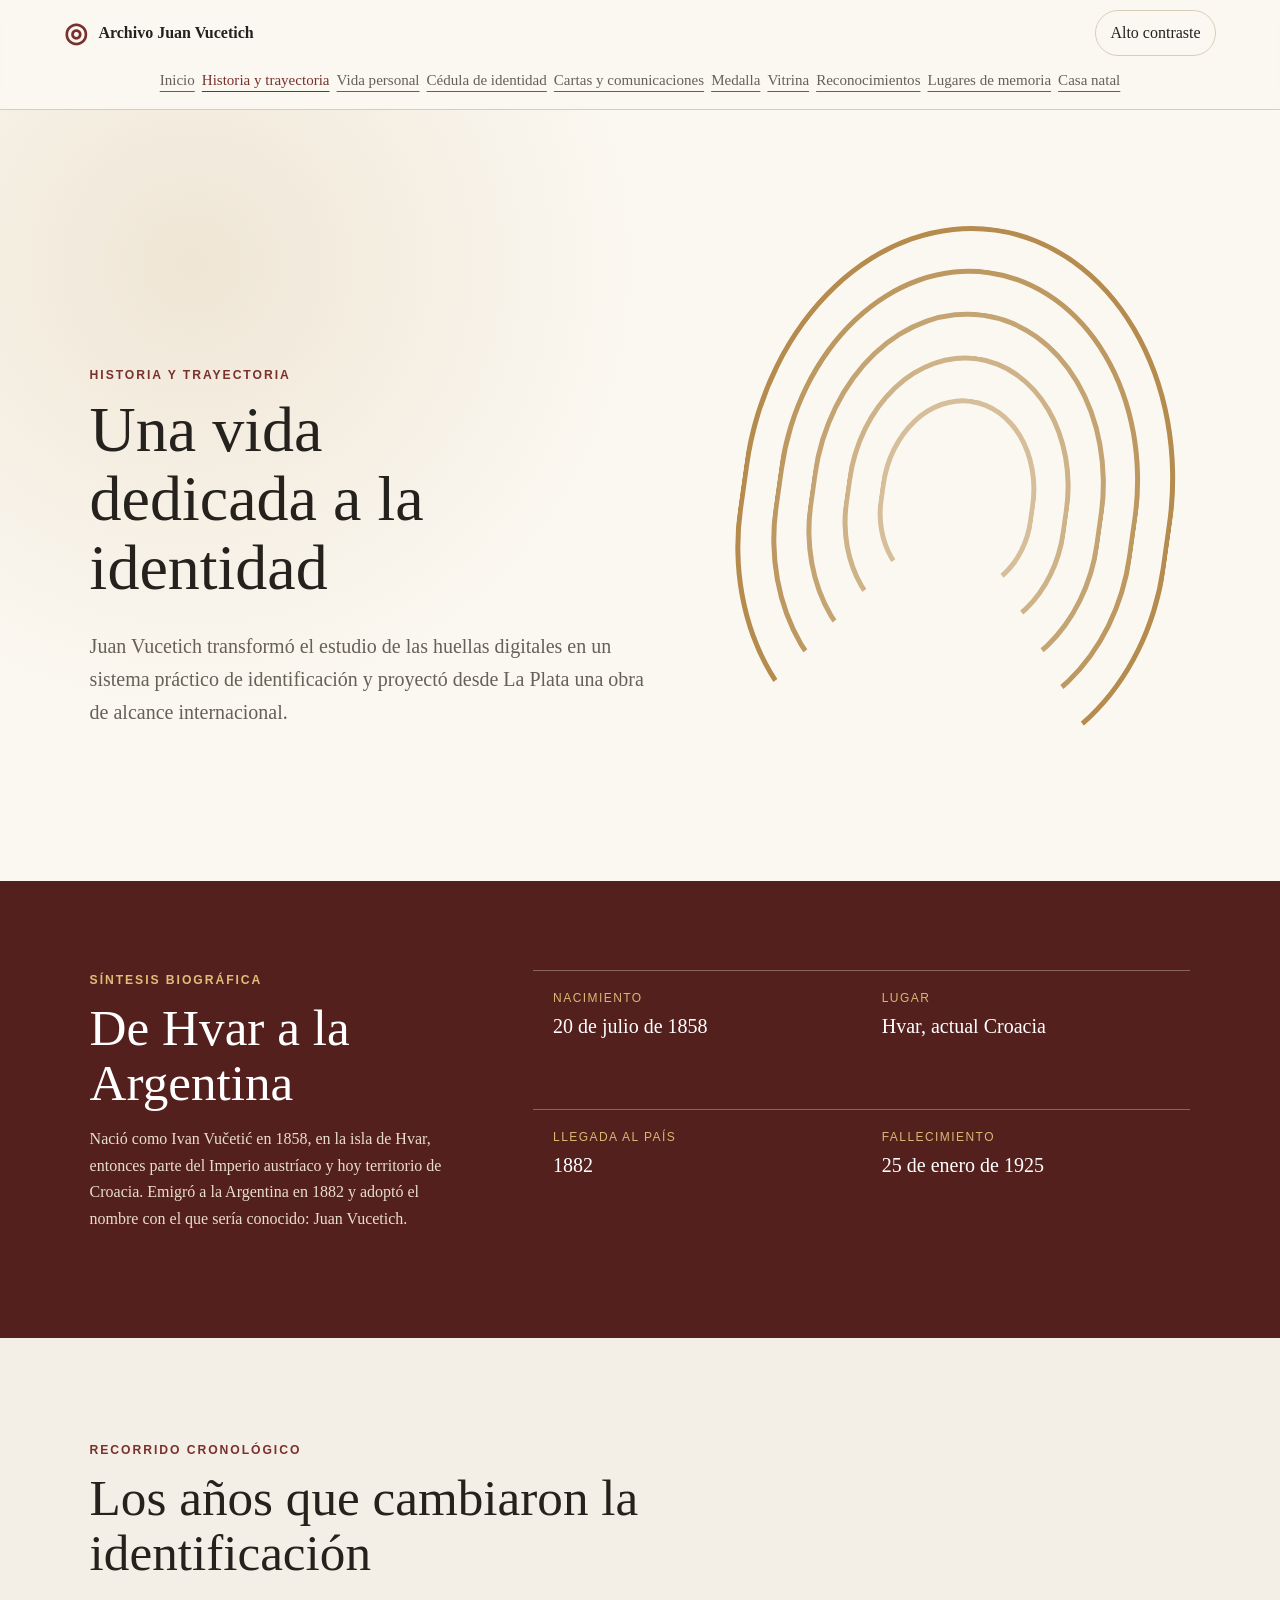
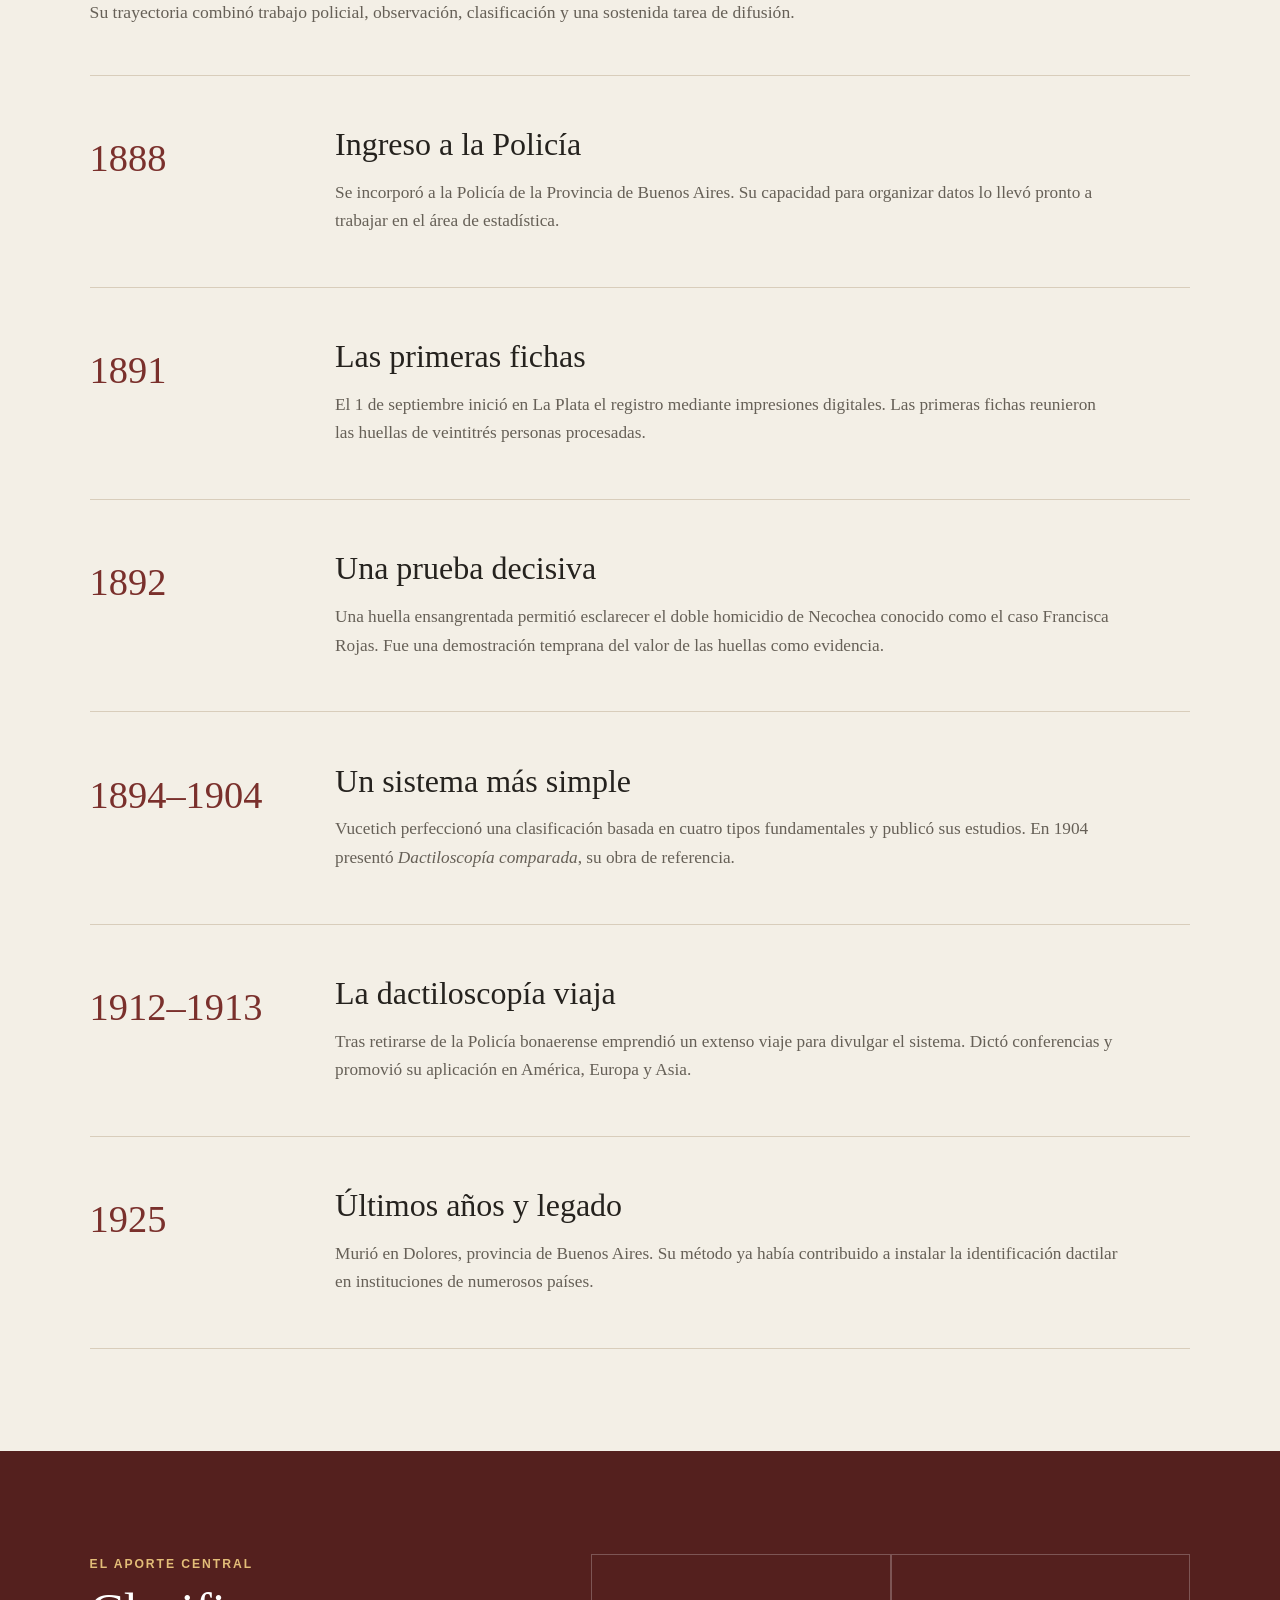
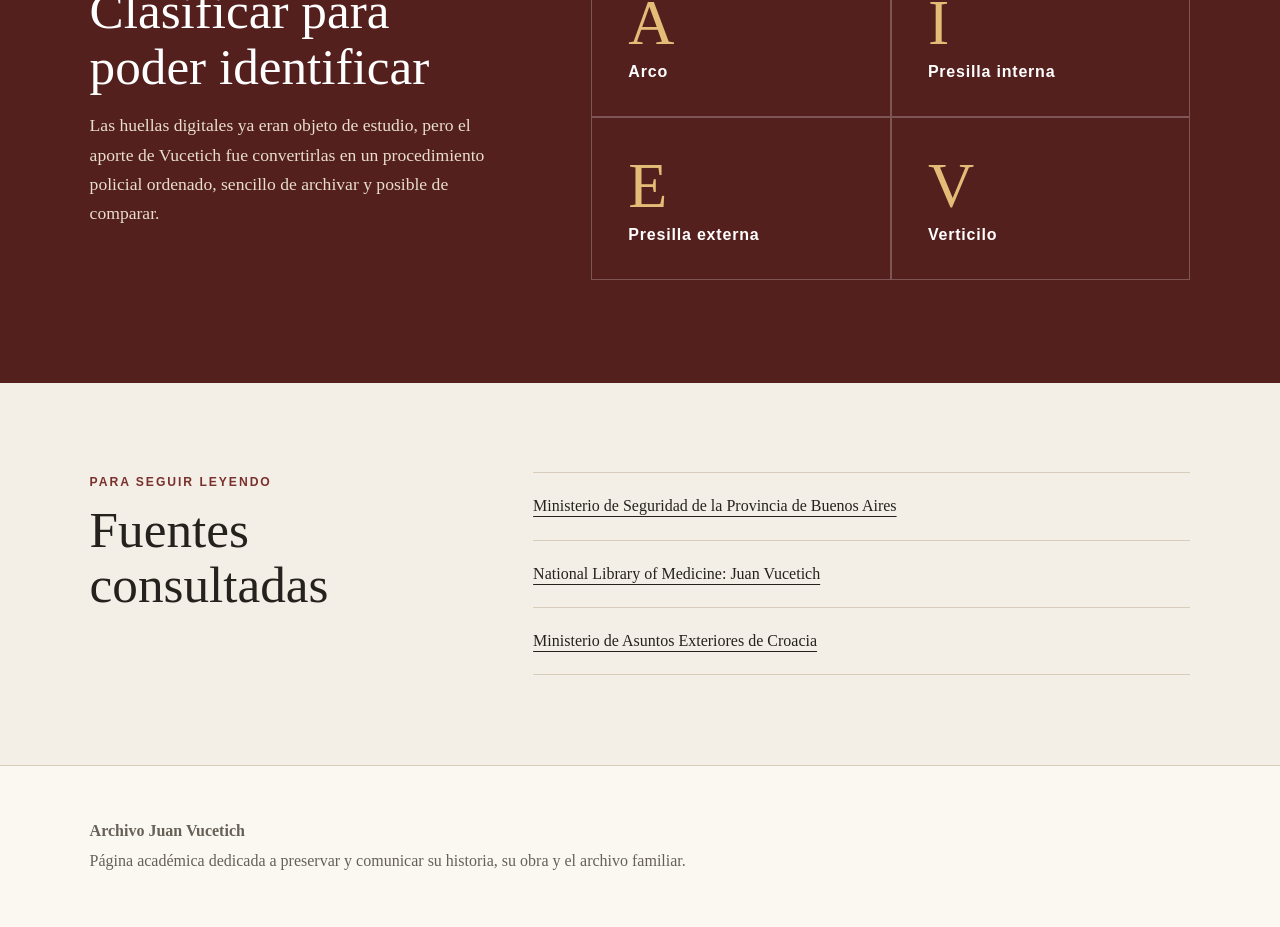
<file: html/historia-trayectoria.html>
<!doctype html>
<html lang="es">
<head>
  <meta charset="utf-8">
  <meta name="viewport" content="width=device-width, initial-scale=1">
  <meta name="author" content="Archivo Juan Vucetich">
  <meta name="keywords" content="Juan Vucetich, dactiloscopía, archivo familiar, historia argentina">
  <meta name="robots" content="index, follow">
  <meta name="theme-color" content="#7a302c">
  <meta name="description" content="Historia y trayectoria de Juan Vucetich: de su llegada a la Argentina al desarrollo y la difusión internacional de la dactiloscopía.">
  <title>Historia y trayectoria | Archivo Juan Vucetich</title>
  <link rel="icon" href="../favicon.svg" type="image/svg+xml">
  <link rel="stylesheet" href="../css/estilos.css">
  <link rel="stylesheet" href="../css/paginas/historia-trayectoria.css">
  <link rel="stylesheet" href="../css/encabezado.css">
</head>
<body>
  <!-- Navegación accesible y encabezado común del sitio. -->
  <a class="salto-contenido" href="#contenido">Saltar al contenido</a>

  <header class="encabezado">
    <a class="marca" href="../index.html" aria-label="Inicio: Archivo Juan Vucetich">
      <span class="marca__huella" aria-hidden="true">◎</span>
      <span>Archivo Juan Vucetich</span>
    </a>
    <nav aria-label="Navegación principal">
      <a href="../index.html">Inicio</a>
      <a aria-current="page" href="historia-trayectoria.html">Historia y trayectoria</a>
      <a href="vida-personal.html">Vida personal</a>
      <a href="cedula-identidad.html">Cédula de identidad</a>
      <a href="cartas-comunicaciones.html">Cartas y comunicaciones</a>
      <a href="medalla.html">Medalla</a>
      <a href="vitrina.html">Vitrina</a>
      <a href="reconocimientos.html">Reconocimientos</a>
      <a href="lugares-memoria.html">Lugares de memoria</a>
      <a href="casa-natal.html">Casa natal</a>
    </nav>
    <button class="boton-icono" id="botonContraste" type="button" aria-pressed="false">Alto contraste</button>
  </header>

  <!-- Contenido principal específico de esta página. -->
  <main id="contenido">
    <section class="portada portada--historia" aria-labelledby="titulo-principal">
      <div class="portada__texto">
        <p class="etiqueta">Historia y trayectoria</p>
        <h1 id="titulo-principal">Una vida dedicada a la identidad</h1>
        <p class="bajada">Juan Vucetich transformó el estudio de las huellas digitales en un sistema práctico de identificación y proyectó desde La Plata una obra de alcance internacional.</p>
      </div>
      <div class="huella-grafica" aria-hidden="true">
        <span></span><span></span><span></span><span></span><span></span>
      </div>
    </section>

    <section class="ficha" aria-labelledby="sintesis-titulo">
      <div>
        <p class="etiqueta">Síntesis biográfica</p>
        <h2 id="sintesis-titulo">De Hvar a la Argentina</h2>
        <p>Nació como Ivan Vučetić en 1858, en la isla de Hvar, entonces parte del Imperio austríaco y hoy territorio de Croacia. Emigró a la Argentina en 1882 y adoptó el nombre con el que sería conocido: Juan Vucetich.</p>
      </div>
      <dl class="datos">
        <div><dt>Nacimiento</dt><dd>20 de julio de 1858</dd></div>
        <div><dt>Lugar</dt><dd>Hvar, actual Croacia</dd></div>
        <div><dt>Llegada al país</dt><dd>1882</dd></div>
        <div><dt>Fallecimiento</dt><dd>25 de enero de 1925</dd></div>
      </dl>
    </section>

    <section class="seccion trayectoria" aria-labelledby="trayectoria-titulo">
      <div class="seccion__encabezado">
        <p class="etiqueta">Recorrido cronológico</p>
        <h2 id="trayectoria-titulo">Los años que cambiaron la identificación</h2>
        <p>Su trayectoria combinó trabajo policial, observación, clasificación y una sostenida tarea de difusión.</p>
      </div>

      <ol class="cronologia">
        <li>
          <p class="cronologia__fecha">1888</p>
          <div><h3>Ingreso a la Policía</h3><p>Se incorporó a la Policía de la Provincia de Buenos Aires. Su capacidad para organizar datos lo llevó pronto a trabajar en el área de estadística.</p></div>
        </li>
        <li>
          <p class="cronologia__fecha">1891</p>
          <div><h3>Las primeras fichas</h3><p>El 1 de septiembre inició en La Plata el registro mediante impresiones digitales. Las primeras fichas reunieron las huellas de veintitrés personas procesadas.</p></div>
        </li>
        <li>
          <p class="cronologia__fecha">1892</p>
          <div><h3>Una prueba decisiva</h3><p>Una huella ensangrentada permitió esclarecer el doble homicidio de Necochea conocido como el caso Francisca Rojas. Fue una demostración temprana del valor de las huellas como evidencia.</p></div>
        </li>
        <li>
          <p class="cronologia__fecha">1894–1904</p>
          <div><h3>Un sistema más simple</h3><p>Vucetich perfeccionó una clasificación basada en cuatro tipos fundamentales y publicó sus estudios. En 1904 presentó <cite>Dactiloscopía comparada</cite>, su obra de referencia.</p></div>
        </li>
        <li>
          <p class="cronologia__fecha">1912–1913</p>
          <div><h3>La dactiloscopía viaja</h3><p>Tras retirarse de la Policía bonaerense emprendió un extenso viaje para divulgar el sistema. Dictó conferencias y promovió su aplicación en América, Europa y Asia.</p></div>
        </li>
        <li>
          <p class="cronologia__fecha">1925</p>
          <div><h3>Últimos años y legado</h3><p>Murió en Dolores, provincia de Buenos Aires. Su método ya había contribuido a instalar la identificación dactilar en instituciones de numerosos países.</p></div>
        </li>
      </ol>
    </section>

    <section class="seccion sistema" aria-labelledby="sistema-titulo">
      <div class="sistema__introduccion">
        <p class="etiqueta">El aporte central</p>
        <h2 id="sistema-titulo">Clasificar para poder identificar</h2>
        <p>Las huellas digitales ya eran objeto de estudio, pero el aporte de Vucetich fue convertirlas en un procedimiento policial ordenado, sencillo de archivar y posible de comparar.</p>
      </div>
      <div class="tipos" aria-label="Cuatro tipos fundamentales del sistema dactiloscópico">
        <article><span>A</span><h3>Arco</h3></article>
        <article><span>I</span><h3>Presilla interna</h3></article>
        <article><span>E</span><h3>Presilla externa</h3></article>
        <article><span>V</span><h3>Verticilo</h3></article>
      </div>
    </section>

    <section class="fuentes" aria-labelledby="fuentes-titulo">
      <div>
        <p class="etiqueta">Para seguir leyendo</p>
        <h2 id="fuentes-titulo">Fuentes consultadas</h2>
      </div>
      <ul>
        <li><a href="https://www.mseg.gba.gov.ar/areas/Vucetich_Bio/Juan%20Vucetich.html" target="_blank" rel="noopener noreferrer">Ministerio de Seguridad de la Provincia de Buenos Aires</a></li>
        <li><a href="https://www.nlm.nih.gov/exhibition/visibleproofs/galleries/biographies/vucetich_image_3.html" hreflang="en" target="_blank" rel="noopener noreferrer">National Library of Medicine: Juan Vucetich</a></li>
        <li><a href="https://mvep.gov.hr/distincion-comisario-general-honoris-causa-post-mortem-al-inmigrante-croata-ivan-vucetic-juan-vucetich/176828" target="_blank" rel="noopener noreferrer">Ministerio de Asuntos Exteriores de Croacia</a></li>
      </ul>
    </section>
  </main>

  <!-- Pie de página institucional compartido. -->
  <footer>
    <p><strong>Archivo Juan Vucetich</strong></p>
    <p>Página académica dedicada a preservar y comunicar su historia, su obra y el archivo familiar.</p>
  </footer>

  <script src="../js/script.js"></script>
</body>
</html>
</file>
<file: css/estilos.css>
:root {
  --papel: #f3efe6;
  --papel-claro: #fbf8f1;
  --tinta: #25221e;
  --tinta-suave: #666057;
  --bordo: #7a302c;
  --bordo-oscuro: #54201e;
  --dorado: #b58b4e;
  --linea: #d8cdbb;
  --sombra: 0 18px 45px rgb(53 42 31 / 14%);
  --radio: 0.5rem;
}

* { box-sizing: border-box; }

html { scroll-behavior: smooth; }

body {
  margin: 0;
  background: var(--papel);
  color: var(--tinta);
  font-family: Georgia, "Times New Roman", serif;
  line-height: 1.65;
}

body.contraste-alto {
  --papel: #111;
  --papel-claro: #1d1d1d;
  --tinta: #fff;
  --tinta-suave: #e7e7e7;
  --bordo: #ffd166;
  --bordo-oscuro: #fff1b8;
  --dorado: #ffd166;
  --linea: #737373;
  --sombra: none;
}

img { display: block; max-width: 100%; }
button, select { font: inherit; }
button, a { -webkit-tap-highlight-color: transparent; }

:focus-visible {
  outline: 3px solid var(--dorado);
  outline-offset: 4px;
}

.salto-contenido {
  position: fixed;
  top: 0.75rem;
  left: 0.75rem;
  z-index: 20;
  padding: 0.75rem 1rem;
  background: var(--tinta);
  color: var(--papel-claro);
  transform: translateY(-150%);
}

.salto-contenido:focus { transform: translateY(0); }

.encabezado {
  position: sticky;
  top: 0;
  z-index: 10;
  display: flex;
  align-items: center;
  gap: 2rem;
  min-height: 4.5rem;
  padding: 0.75rem clamp(1rem, 5vw, 5rem);
  border-bottom: 1px solid var(--linea);
  background: color-mix(in srgb, var(--papel-claro) 93%, transparent);
  backdrop-filter: blur(10px);
}

.marca {
  display: inline-flex;
  align-items: center;
  gap: 0.65rem;
  color: var(--tinta);
  font-weight: 700;
  text-decoration: none;
}

.marca__huella { color: var(--bordo); font-size: 1.7rem; }

nav { display: flex; gap: 1.25rem; margin-left: auto; }
nav a { color: var(--tinta-suave); text-underline-offset: 0.35rem; }
nav a:hover, nav a[aria-current="page"] { color: var(--bordo); }

.boton-icono, .favorito, .visor button {
  border: 1px solid var(--linea);
  border-radius: 999px;
  background: transparent;
  color: var(--tinta);
  cursor: pointer;
  padding: 0.55rem 0.9rem;
}

.boton-icono:hover, .favorito:hover, .visor button:hover {
  border-color: var(--bordo);
  color: var(--bordo);
}

.portada {
  display: grid;
  grid-template-columns: minmax(0, 1fr) minmax(20rem, 34rem);
  align-items: center;
  gap: clamp(2rem, 5vw, 5rem);
  min-height: auto;
  padding: clamp(3rem, 6vw, 5.5rem) clamp(1.25rem, 7vw, 8rem);
  background:
    radial-gradient(circle at 15% 20%, color-mix(in srgb, var(--dorado) 17%, transparent), transparent 28rem),
    var(--papel-claro);
}

.etiqueta {
  margin: 0 0 0.6rem;
  color: var(--bordo);
  font-family: Arial, sans-serif;
  font-size: 0.76rem;
  font-weight: 800;
  letter-spacing: 0.16em;
  text-transform: uppercase;
}

h1, h2, h3 { line-height: 1.08; }
h1 { max-width: 12ch; margin: 0; font-size: clamp(3rem, 5vw, 5rem); font-weight: 500; }
h2 { margin: 0 0 1rem; font-size: clamp(2.25rem, 4vw, 4.5rem); font-weight: 500; }
h3 { margin: 0.5rem 0; font-size: 1.45rem; }
.bajada { max-width: 36rem; margin: 1.75rem 0 2.25rem; color: var(--tinta-suave); font-size: 1.25rem; }

.boton {
  display: inline-block;
  padding: 0.85rem 1.25rem;
  border-radius: 999px;
  background: var(--bordo);
  color: #fff;
  text-decoration: none;
  transition: background 180ms ease, transform 180ms ease;
}

.boton:hover { background: var(--bordo-oscuro); transform: translateY(-2px); }

figure { margin: 0; }
figcaption { margin-top: 0.65rem; color: var(--tinta-suave); font-size: 0.92rem; }

.portada__imagen {
  width: 100%;
  max-width: 34rem;
  justify-self: end;
  transform: none;
}

.portada__imagen .abrir-imagen {
  aspect-ratio: 4 / 3;
  border: 1px solid var(--linea);
}

.portada__imagen img {
  width: 100%;
  height: 100%;
  object-fit: cover;
  transform: scale(1.1);
}

.abrir-imagen {
  position: relative;
  width: 100%;
  padding: 0;
  overflow: hidden;
  border: 0;
  background: #d8d0c2;
  box-shadow: var(--sombra);
  cursor: zoom-in;
}

.abrir-imagen > span {
  position: absolute;
  right: 0.75rem;
  bottom: 0.75rem;
  padding: 0.35rem 0.65rem;
  border-radius: 999px;
  background: rgb(20 18 15 / 78%);
  color: #fff;
  font: 0.78rem Arial, sans-serif;
  opacity: 0;
  transform: translateY(0.5rem);
  transition: opacity 180ms ease, transform 180ms ease;
}

.abrir-imagen:hover > span, .abrir-imagen:focus-visible > span { opacity: 1; transform: translateY(0); }

.ficha {
  display: grid;
  grid-template-columns: minmax(16rem, 0.7fr) 1.3fr;
  gap: clamp(2rem, 7vw, 7rem);
  padding: clamp(4rem, 7vw, 7rem) clamp(1.25rem, 7vw, 8rem);
  background: var(--bordo-oscuro);
  color: #fff;
}

.ficha .etiqueta { color: #e3bd78; }
.ficha p { max-width: 34rem; color: #e8ddcf; }
.datos { display: grid; grid-template-columns: repeat(2, minmax(0, 1fr)); margin: 0; }
.datos div { padding: 1.25rem; border-top: 1px solid rgb(255 255 255 / 30%); }
.datos dt { color: #d9b875; font: 0.75rem Arial, sans-serif; letter-spacing: 0.12em; text-transform: uppercase; }
.datos dd { margin: 0.3rem 0 0; font-size: 1.25rem; }

.seccion { padding: clamp(4.5rem, 8vw, 9rem) clamp(1.25rem, 7vw, 8rem); }
.seccion__encabezado { max-width: 52rem; margin-bottom: 3rem; }
.seccion__encabezado > p:last-child { color: var(--tinta-suave); font-size: 1.1rem; }
.familia { background: var(--papel); }
.cristina { background: var(--papel-claro); }

.doble-documento {
  display: grid;
  grid-template-columns: minmax(0, 1.4fr) minmax(15rem, 0.6fr);
  align-items: end;
  gap: clamp(1.5rem, 4vw, 4rem);
}

.documento .abrir-imagen { aspect-ratio: 4 / 3; }
.documento img {
  width: 100%;
  height: 100%;
  object-fit: cover;
  background: #ded7cb;
}
.documento--principal { transform: none; }

/* Recortes visuales: ocultan el fondo sin modificar las fotografías originales. */
.abrir-imagen[data-imagen$="Foto1.jpg"] img { transform: scale(1.1); }
.abrir-imagen[data-imagen$="Foto28.jpg"] img { transform: scale(1.18); }
.abrir-imagen[data-imagen$="Foto18.jpg"] img { transform: scale(1.12); }
.abrir-imagen[data-imagen$="Foto26.jpg"] img { transform: scale(1.18); }
.abrir-imagen[data-imagen$="Foto72.jpg"] img { transform: rotate(180deg); }

.relato-documental {
  display: grid;
  grid-template-columns: 1fr minmax(4rem, 0.2fr) 1fr;
  align-items: center;
  gap: 1rem;
}

.linea { display: flex; align-items: center; }
.linea::before, .linea::after { content: ""; flex: 1; border-top: 1px solid var(--dorado); }
.linea span { width: 0.6rem; height: 0.6rem; border: 2px solid var(--dorado); border-radius: 50%; }

.seccion__encabezado--controles {
  display: flex;
  justify-content: space-between;
  align-items: end;
  gap: 2rem;
  max-width: none;
}

.seccion__encabezado--controles > div { max-width: 52rem; }
.selector { display: grid; gap: 0.35rem; color: var(--tinta-suave); font: 0.82rem Arial, sans-serif; }
.selector select { min-width: 14rem; padding: 0.75rem; border: 1px solid var(--linea); border-radius: var(--radio); background: var(--papel-claro); color: var(--tinta); }

.galeria { display: grid; grid-template-columns: repeat(2, minmax(0, 1fr)); gap: 2rem; }
.pieza { display: grid; grid-template-columns: minmax(10rem, 0.9fr) 1.1fr; min-height: 19rem; border: 1px solid var(--linea); background: var(--papel-claro); box-shadow: 0 10px 30px rgb(53 42 31 / 7%); }
.pieza[hidden] { display: none; }
.pieza__imagen { height: 100%; box-shadow: none; }
.pieza__imagen img { width: 100%; height: 100%; object-fit: cover; }
.pieza__cuerpo { display: flex; flex-direction: column; align-items: flex-start; padding: 1.5rem; }
.pieza__cuerpo p { color: var(--tinta-suave); }
.estado { color: var(--bordo); font: 0.7rem Arial, sans-serif; font-weight: 800; letter-spacing: 0.08em; text-transform: uppercase; }
.estado--confirmado { color: #477049; }
.favorito { margin-top: auto; }
.favorito[aria-pressed="true"] { border-color: var(--bordo); background: var(--bordo); color: #fff; }
.sin-resultados { padding: 2rem; text-align: center; }

footer { padding: 3rem clamp(1.25rem, 7vw, 8rem); border-top: 1px solid var(--linea); background: var(--papel-claro); color: var(--tinta-suave); }
footer p { margin: 0.25rem 0; }

.visor {
  width: min(94vw, 75rem);
  max-height: 92vh;
  padding: 0;
  border: 1px solid var(--linea);
  background: var(--papel-claro);
  color: var(--tinta);
  box-shadow: var(--sombra);
}

.visor::backdrop { background: rgb(20 17 14 / 85%); }
.visor__barra { display: flex; align-items: center; justify-content: space-between; gap: 2rem; padding: 1rem 1.25rem; }
.visor h2 { margin: 0; font-size: 1.25rem; }
.visor > img { width: 100%; max-height: calc(92vh - 5rem); object-fit: contain; background: #171512; }
.visor > img.imagen-rotada { transform: rotate(-90deg) scale(0.72); }
.visor > img.imagen-rotada-180 { transform: rotate(180deg); }

@media (max-width: 900px) {
  .encabezado { flex-wrap: wrap; gap: 0.75rem 1.5rem; }
  nav { order: 3; width: 100%; overflow-x: auto; margin: 0; padding-bottom: 0.25rem; }
  .portada { grid-template-columns: 1fr; min-height: auto; }
  .portada__texto { padding-top: 1rem; }
  .portada__imagen { max-width: 38rem; justify-self: start; }
  .ficha, .doble-documento, .relato-documental, .galeria { grid-template-columns: 1fr; }
  .linea { min-height: 3rem; flex-direction: column; }
  .linea::before, .linea::after { border-top: 0; border-left: 1px solid var(--dorado); }
  .pieza { grid-template-columns: minmax(10rem, 0.75fr) 1.25fr; }
}

@media (max-width: 620px) {
  .boton-icono { margin-left: auto; }
  nav { gap: 1rem; }
  h1 { font-size: clamp(3rem, 15vw, 5rem); }
  .datos, .pieza { grid-template-columns: 1fr; }
  .pieza__imagen { min-height: 16rem; }
  .seccion__encabezado--controles { display: block; }
  .selector { margin-top: 1.5rem; }
  .selector select { width: 100%; }
}

@media (prefers-reduced-motion: reduce) {
  *, *::before, *::after { scroll-behavior: auto !important; transition: none !important; }
}
</file>
<file: css/paginas/historia-trayectoria.css>
@import url("reconocimientos.css");

.portada--historia {
  grid-template-columns: minmax(0, 1fr) minmax(18rem, 29rem);
  min-height: min(46rem, calc(100vh - 4.5rem));
  overflow: hidden;
}

.portada--historia h1 { max-width: 13ch; }

.huella-grafica {
  position: relative;
  width: min(70vw, 27rem);
  aspect-ratio: 4 / 5;
  justify-self: center;
  transform: rotate(8deg);
}

.huella-grafica span {
  position: absolute;
  inset: calc(var(--nivel) * 8%);
  border: clamp(2px, 0.4vw, 5px) solid var(--dorado);
  border-bottom-color: transparent;
  border-radius: 50% 50% 42% 42%;
  opacity: calc(1 - var(--nivel) * 0.12);
}

.huella-grafica span:nth-child(1) { --nivel: 0; }
.huella-grafica span:nth-child(2) { --nivel: 1; }
.huella-grafica span:nth-child(3) { --nivel: 2; }
.huella-grafica span:nth-child(4) { --nivel: 3; }
.huella-grafica span:nth-child(5) { --nivel: 4; }

.cronologia {
  width: min(100%, 76rem);
  margin: 0;
  padding: 0;
  list-style: none;
  counter-reset: hitos;
}

.cronologia li {
  display: grid;
  grid-template-columns: minmax(7rem, 0.35fr) minmax(0, 1.65fr);
  gap: clamp(1.5rem, 5vw, 5rem);
  padding: clamp(2rem, 4vw, 3.5rem) 0;
  border-top: 1px solid var(--linea);
}

.cronologia li:last-child { border-bottom: 1px solid var(--linea); }
.cronologia__fecha { margin: 0; color: var(--bordo); font-size: clamp(1.45rem, 3vw, 2.5rem); }
.cronologia h3 { margin-top: 0; font-size: clamp(1.5rem, 2.5vw, 2.15rem); font-weight: 500; }
.cronologia li div p { max-width: 49rem; margin-bottom: 0; color: var(--tinta-suave); font-size: 1.08rem; }

.sistema {
  display: grid;
  grid-template-columns: minmax(18rem, 0.8fr) minmax(0, 1.2fr);
  gap: clamp(3rem, 8vw, 8rem);
  background: var(--bordo-oscuro);
  color: #fff;
}

.sistema .etiqueta { color: #e3bd78; }
.sistema__introduccion p:last-child { max-width: 38rem; color: #e8ddcf; font-size: 1.1rem; }
.tipos { display: grid; grid-template-columns: repeat(2, minmax(0, 1fr)); }
.tipos article { padding: clamp(1.25rem, 3vw, 2.25rem); border: 1px solid rgb(255 255 255 / 24%); }
.tipos span { display: block; color: #e3bd78; font-size: clamp(2.5rem, 5vw, 4.5rem); line-height: 1; }
.tipos h3 { margin-bottom: 0; font-size: 1rem; font-family: Arial, sans-serif; letter-spacing: 0.05em; }

.fuentes {
  display: grid;
  grid-template-columns: minmax(16rem, 0.7fr) minmax(0, 1.3fr);
  gap: clamp(2rem, 7vw, 7rem);
  padding: clamp(4rem, 7vw, 7rem) clamp(1.25rem, 7vw, 8rem);
}

.fuentes h2 { font-size: clamp(2rem, 4vw, 3.5rem); }
.fuentes ul { margin: 0; padding: 0; list-style: none; }
.fuentes li { border-top: 1px solid var(--linea); }
.fuentes li:last-child { border-bottom: 1px solid var(--linea); }
.fuentes a { display: block; padding: 1.25rem 0; color: var(--tinta); text-underline-offset: 0.3rem; }
.fuentes a:hover { color: var(--bordo); }

@media (max-width: 900px) {
  .portada--historia, .sistema, .fuentes { grid-template-columns: 1fr; }
  .portada--historia { min-height: auto; }
  .huella-grafica { width: min(60vw, 21rem); }
}

@media (max-width: 620px) {
  .cronologia li { grid-template-columns: 1fr; gap: 0.5rem; }
  .tipos { grid-template-columns: 1fr; }
}
</file>
<file: css/encabezado.css>
/* Distribución común del encabezado y la navegación principal. */
.encabezado {
  display: grid;
  grid-template-columns: minmax(0, 1fr) auto;
  gap: 0.55rem 1.5rem;
  padding-block: 0.65rem;
}

.encabezado .marca { grid-column: 1; }
.encabezado .boton-icono { grid-column: 2; margin-left: 0; }

.encabezado nav {
  grid-column: 1 / -1;
  grid-row: 2;
  display: flex;
  flex-wrap: nowrap;
  justify-content: center;
  gap: clamp(0.25rem, 0.55vw, 0.6rem);
  width: 100%;
  min-width: 0;
  margin: 0;
  padding: 0.2rem 0 0.35rem;
  overflow-x: auto;
  scrollbar-width: thin;
}

.encabezado nav a {
  flex: 0 0 auto;
  white-space: nowrap;
  font-size: clamp(0.94rem, 1.15vw, 1.05rem);
}

@media (max-width: 720px) {
  .encabezado { gap: 0.45rem 0.75rem; }
  .encabezado nav { justify-content: flex-start; }
  .encabezado nav a { font-size: 0.94rem; }
}
</file>
